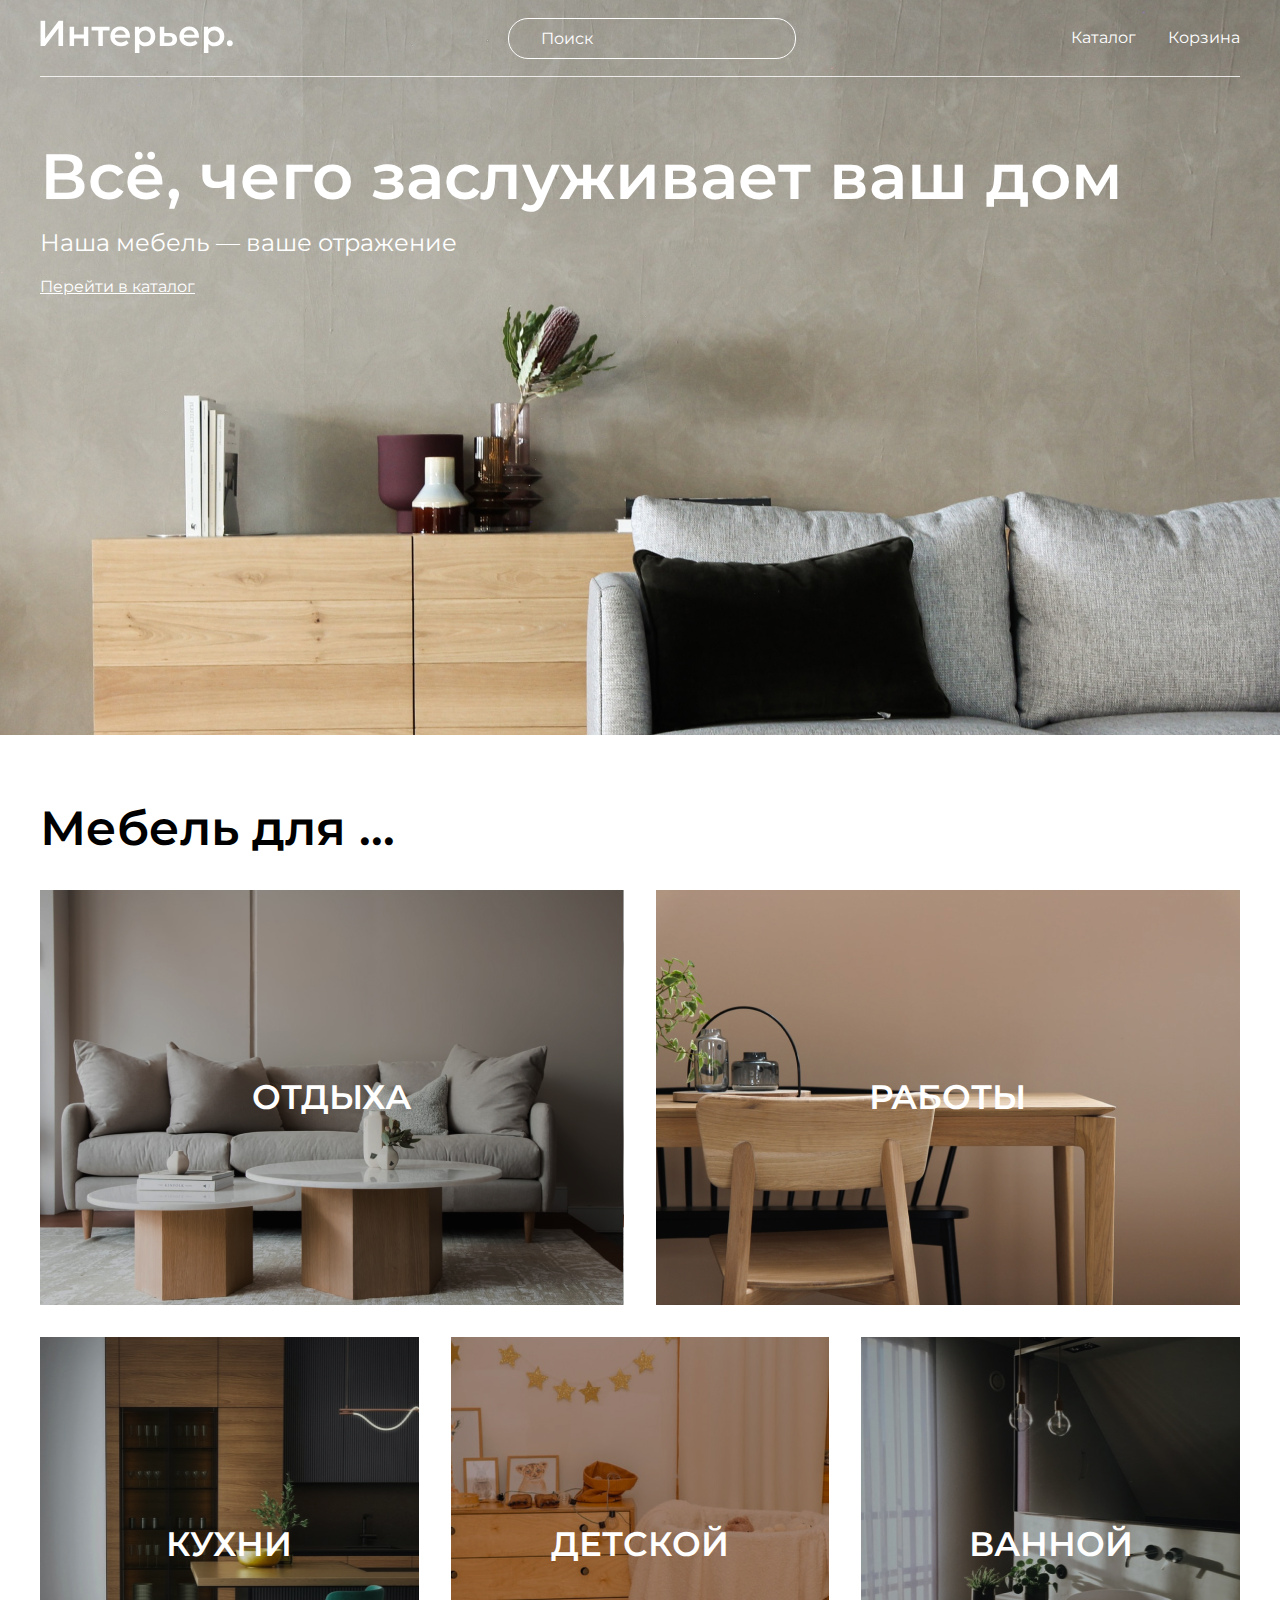
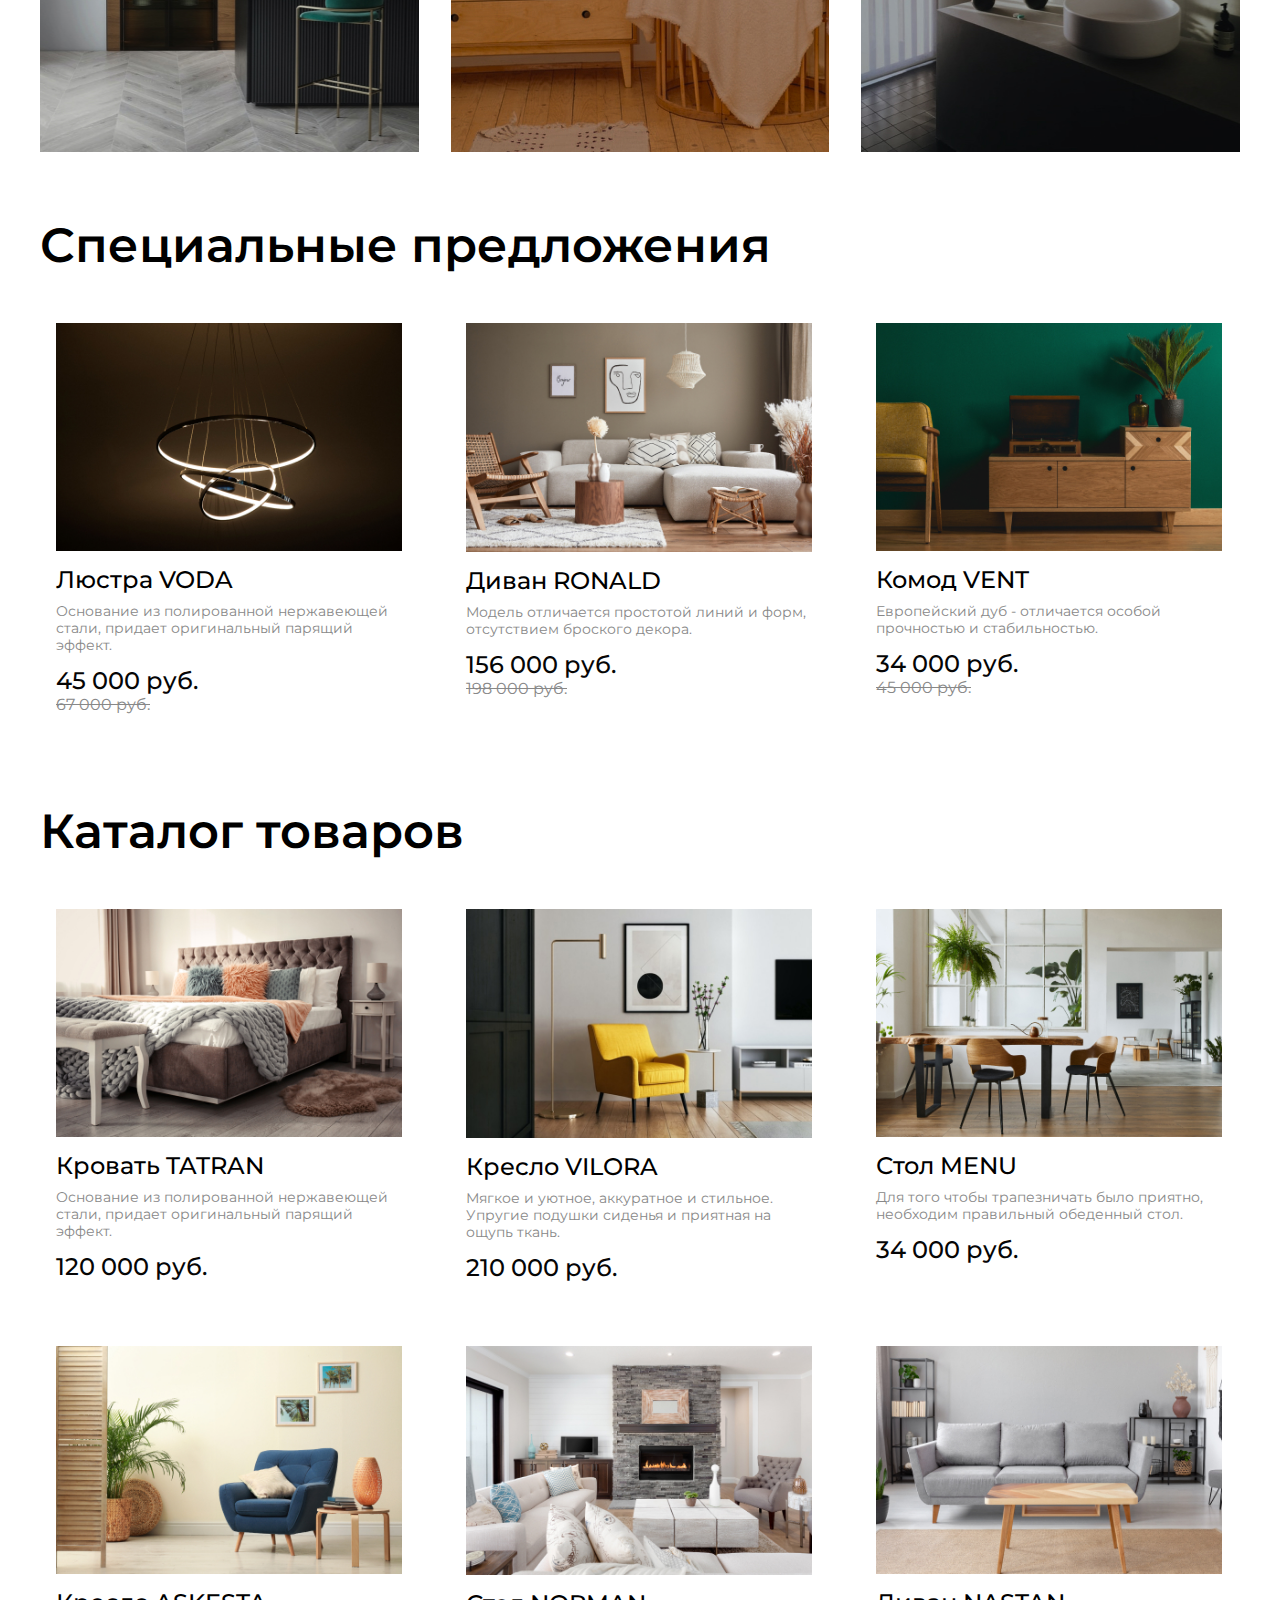
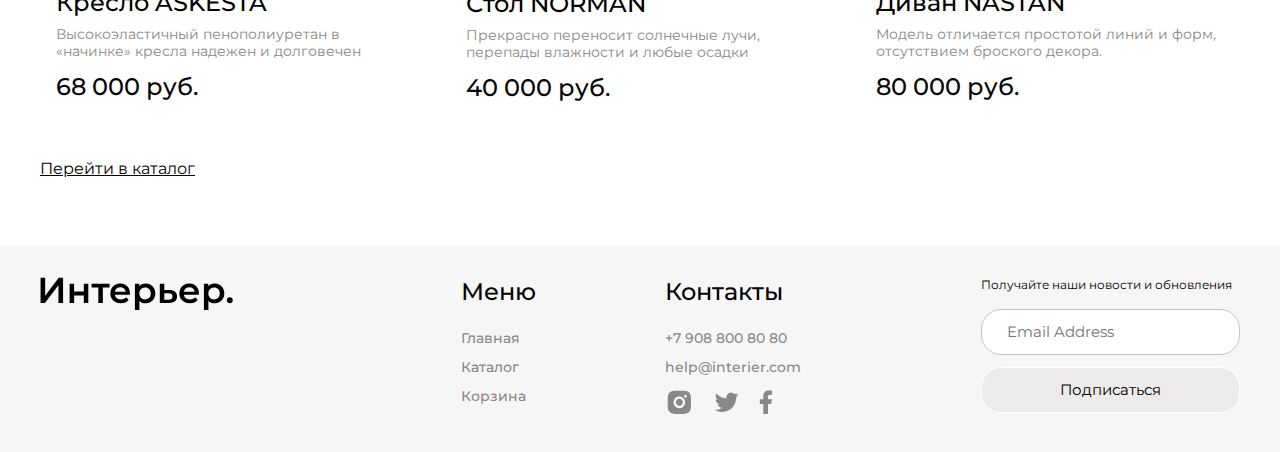
<file: index.html>
<!DOCTYPE html>
<html lang="ru">

<head>
  <meta charset="UTF-8">
  <meta http-equiv="X-UA-Compatible" content="IE=edge">
  <meta name="viewport" content="width=device-width, initial-scale=1.0">
  <link rel="preconnect" href="https://fonts.googleapis.com"> 
  <link rel="preconnect" href="https://fonts.gstatic.com" crossorigin> 
  <link href="https://fonts.googleapis.com/css2?family=Montserrat:wght@400;500;600&family=Poppins:wght@600&family=Roboto&display=swap" rel="stylesheet">
  <link rel="stylesheet" href="./style/style.css">
  <title>Стартовая страница</title>
</head>

<body>
  <div class="top center">
    <header class="header">
      <a class="logo" href="index.html"><img class="logo__img" src="./img/logo.svg" alt="Logo"></a>
      <form action="#">
        <input class="header__input" type="text" placeholder="Поиск" >
      </form>
      <nav class="menu">
        <a class="menu__link" href="catalog.html">Каталог</a>
        <a class="menu__link" href="cart.html">Корзина</a>
      </nav>
      <div class="menu__mob">
        <a href="#"><svg width="17" height="16" viewBox="0 0 17 16" fill="none" xmlns="http://www.w3.org/2000/svg">
          <path d="M14.5069 15.0085L14.5069 15.0085C14.5897 15.0914 14.6881 15.1571 14.7963 15.2019C14.9046 15.2468 15.0206 15.2698 15.1377 15.2698C15.2549 15.2698 15.3709 15.2468 15.4791 15.2019C15.5873 15.1571 15.6857 15.0914 15.7685 15.0085C15.8514 14.9257 15.9171 14.8274 15.9619 14.7191C16.0068 14.6109 16.0298 14.4949 16.0298 14.3777C16.0298 14.2606 16.0068 14.1446 15.9619 14.0363C15.9171 13.9281 15.8514 13.8298 15.7685 13.7469L15.7685 13.7469L12.4368 10.416C13.4021 9.13496 13.8547 7.53846 13.7038 5.93943C13.5501 4.31054 12.7816 2.80139 11.5547 1.719C10.3277 0.636623 8.73451 0.0623154 7.09916 0.11292C5.46381 0.163525 3.90917 0.835233 2.7515 1.99141C1.59282 3.14838 0.918906 4.70363 0.867092 6.34023C0.815278 7.97682 1.38946 9.57159 2.47264 10.7995C3.55581 12.0275 5.06645 12.7962 6.69672 12.9491C8.29727 13.0991 9.89485 12.6444 11.1757 11.6766L14.5069 15.0085ZM10.5895 3.25366C11.0271 3.68416 11.3751 4.19703 11.6135 4.76269C11.8518 5.32835 11.9758 5.93561 11.9783 6.54944C11.9808 7.16327 11.8618 7.77152 11.628 8.3391C11.3943 8.90669 11.0505 9.42238 10.6164 9.85642C10.1824 10.2905 9.66668 10.6343 9.09909 10.868C8.53151 11.1018 7.92326 11.2208 7.30943 11.2183C6.6956 11.2158 6.08834 11.0918 5.52268 10.8535C4.95702 10.6151 4.44415 10.2671 4.01365 9.82954C3.15334 8.9551 2.67341 7.77613 2.6784 6.54944C2.6834 5.32275 3.17291 4.14773 4.04032 3.28033C4.90772 2.41292 6.08274 1.92341 7.30943 1.91841C8.53612 1.91342 9.71508 2.39335 10.5895 3.25366Z" fill="white" stroke="white" stroke-width="0.2"/>
          </svg>
          </a>
        <a href="catalog.html"><svg width="20" height="21" viewBox="0 0 20 21" fill="none" xmlns="http://www.w3.org/2000/svg">
          <rect x="0.800537" y="0.900024" width="4.57143" height="4.57143" fill="white"/>
          <rect x="0.800537" y="8.21436" width="4.57143" height="4.57143" fill="white"/>
          <rect x="0.800537" y="15.5286" width="4.57143" height="4.57143" fill="white"/>
          <rect x="8.11401" y="8.21436" width="4.57143" height="4.57143" fill="white"/>
          <rect x="8.11401" y="15.5286" width="4.57143" height="4.57143" fill="white"/>
          <rect x="8.11401" y="0.900024" width="4.57143" height="4.57143" fill="white"/>
          <rect x="15.4285" y="8.21436" width="4.57143" height="4.57143" fill="white"/>
          <rect x="15.4285" y="15.5286" width="4.57143" height="4.57143" fill="white"/>
          <rect x="15.4285" y="0.900024" width="4.57143" height="4.57143" fill="white"/>
          </svg>
          </a>
        <a href="cart.html"><svg width="19" height="17" viewBox="0 0 19 17" fill="none" xmlns="http://www.w3.org/2000/svg">
          <path d="M11.5834 16.8333C12.1359 16.8333 12.6658 16.6138 13.0565 16.2231C13.4473 15.8324 13.6667 15.3025 13.6667 14.75C13.6667 14.1974 13.4473 13.6675 13.0565 13.2768C12.6658 12.8861 12.1359 12.6666 11.5834 12.6666C11.0309 12.6666 10.501 12.8861 10.1103 13.2768C9.71957 13.6675 9.50008 14.1974 9.50008 14.75C9.50008 15.3025 9.71957 15.8324 10.1103 16.2231C10.501 16.6138 11.0309 16.8333 11.5834 16.8333ZM4.29174 16.8333C4.84428 16.8333 5.37418 16.6138 5.76488 16.2231C6.15558 15.8324 6.37508 15.3025 6.37508 14.75C6.37508 14.1974 6.15558 13.6675 5.76488 13.2768C5.37418 12.8861 4.84428 12.6666 4.29174 12.6666C3.73921 12.6666 3.20931 12.8861 2.81861 13.2768C2.4279 13.6675 2.20841 14.1974 2.20841 14.75C2.20841 15.3025 2.4279 15.8324 2.81861 16.2231C3.20931 16.6138 3.73921 16.8333 4.29174 16.8333ZM17.873 2.16975C18.133 2.16136 18.3796 2.05217 18.5606 1.86525C18.7416 1.67834 18.8428 1.42836 18.8428 1.16819C18.8428 0.908013 18.7416 0.658037 18.5606 0.471123C18.3796 0.28421 18.133 0.175013 17.873 0.166626H16.674C15.7345 0.166626 14.922 0.818709 14.7178 1.73538L13.4126 7.61246C13.2084 8.52912 12.3959 9.18121 11.4563 9.18121H3.63133L2.12924 3.17079H11.8636C12.1212 3.15904 12.3644 3.04844 12.5425 2.86199C12.7206 2.67555 12.82 2.42761 12.82 2.16975C12.82 1.91189 12.7206 1.66395 12.5425 1.47751C12.3644 1.29106 12.1212 1.18046 11.8636 1.16871H2.12924C1.82473 1.16862 1.5242 1.23796 1.25051 1.37145C0.976815 1.50495 0.737161 1.69909 0.549763 1.93911C0.362364 2.17913 0.232155 2.45872 0.169034 2.75662C0.105914 3.05452 0.111544 3.36289 0.185495 3.65829L1.68758 9.66662C1.79586 10.1002 2.046 10.485 2.39821 10.7601C2.75042 11.0351 3.18447 11.1844 3.63133 11.1843H11.4563C12.368 11.1845 13.2524 10.8736 13.9636 10.3032C14.6748 9.73275 15.1701 8.93681 15.3678 8.04683L16.674 2.16975H17.873Z" fill="white"/>
          </svg>
          </a>
      </div>
    </header>
    <section class="top__content">
      <h1 class="title">Всё, чего заслуживает ваш дом</h1>
      <p class="top__text">Наша мебель — ваше отражение</p>
      <a class="top__link" href="catalog.html">Перейти в каталог</a>
    </section>
  </div>
  <div class="for-box center">
    <h2 class="heading">Мебель для ...</h2>
    <div class="for">
      <div class="for__item for__item_1 for__item_big">ОТДЫХА</div>
      <div class="for__item for__item_2 for__item_big">РАБОТЫ</div>
      <div class="for__item for__item_3">КУХНИ</div>
      <div class="for__item for__item_4">ДЕТСКОЙ</div>
      <div class="for__item for__item_5">ВАННОЙ</div>
    </div>
  </div>
  <div class="product-box center">
    <h2 class="heading">Специальные предложения</h2>
    <div class="product-content">
      <div class="product"><img src="./img/voda.jpg" alt="VODA" class="product__img" >
        <a class="product__name" href="#">Люстра VODA</a>
        <p class="product__description">Основание из полированной нержавеющей стали, придает оригинальный парящий эффект.</p>
        <div class="product__box-price">
          <p class="product__price">45 000 руб.</p>
          <p class="product__price__sale">67 000 руб.</p>
        </div>
      </div>
      <div class="product"><img src="./img/ronald.jpg" alt="RONALD" class="product__img" >
        <a class="product__name" href="#">Диван RONALD</a>
        <p class="product__description">Модель отличается простотой линий и форм, отсутствием броского декора.</p>
        <div class="product__box-price">
          <p class="product__price">156 000 руб.</p>
          <p class="product__price__sale">198 000 руб.</p>
        </div>
      </div>
      <div class="product"><img src="./img/vent.jpg" alt="VENT" class="product__img" >
        <a class="product__name" href="#">Комод VENT</a>
        <p class="product__description">Европейский дуб - отличается особой прочностью и стабильностью.</p>
        <div class="product__box-price">
          <p class="product__price">34 000 руб.</p>
          <p class="product__price__sale">45 000 руб.</p>
        </div>
      </div>
    </div>
  </div>
  <div class="product-box center">
    <h2 class="heading heading__box">Каталог товаров</h2>
    <div class="center__content">
      <div class="product">
        <img src="./img/tatran.jpg" alt="TATRAN" class="product__img" >
        <a class="product__name" href="#">Кровать TATRAN</a>
        <p class="product__description">Основание из полированной нержавеющей стали, придает оригинальный парящий эффект.</p>
        <p class="product__price">120 000 руб.</p>
      </div>
      <div class="product">
        <img src="./img/vilora.jpg" alt="VILORA" class="product__img" >
        <a class="product__name" href="#">Кресло VILORA</a>
        <p class="product__description">Мягкое и уютное, аккуратное и стильное. Упругие подушки сиденья и приятная на ощупь ткань. </p>
        <p class="product__price">210 000 руб.</p>
      </div>
      <div class="product">
        <img src="./img/menu.jpg" alt="MENU" class="product__img" >
        <a class="product__name" href="#">Стол MENU</a>
        <p class="product__description">Для того чтобы трапезничать было приятно, необходим правильный обеденный стол.</p>
        <p class="product__price">34 000 руб.</p>
      </div>
      <div class="product">
        <img src="./img/askesta.jpg" alt="ASKESTA" class="product__img" >
        <a class="product__name" href="#">Кресло ASKESTA</a>
        <p class="product__description">Высокоэластичный пенополиуретан в «начинке» кресла надежен и долговечен</p>
        <p class="product__price">68 000 руб.</p>
      </div>
      <div class="product">
        <img src="./img/norman.jpg" alt="NORMAN" class="product__img" >
        <a class="product__name" href="#">Стол NORMAN</a>
        <p class="product__description">Прекрасно переносит солнечные лучи, перепады влажности и любые осадки</p>
        <p class="product__price">40 000 руб.</p>
      </div>
      <div class="product">
        <img src="./img/nastan.jpg" alt="NASTAN" class="product__img" >
        <a class="product__name" href="#">Диван NASTAN</a>
        <p class="product__description">Модель отличается простотой линий и форм, отсутствием броского декора. </p>
        <p class="product__price">80 000 руб.</p>
      </div>
    </div>
    <div class="link-box">
      <a class="box__link center" href="catalog.html">Перейти в каталог</a>
    </div>
  </div>
  <footer class="footer center">
    <div class="footer__content">
      <div class="footer__logo">
        <a href="index.html"><img src="./img/logo__black.svg" alt="Logo"></a>
      </div>
      <div class="footer__form">
        <div class="footer__info">
          <div class="nav__footer__item">
            <h4 class="footer__heading">Меню</h4>
            <a class="footer__link" href="index.html">Главная</a>
            <a class="footer__link" href="catalog.html">Каталог</a>
            <a class="footer__link" href="cart.html">Корзина</a>
          </div>
          <div class="footer__item">
            <h4 class="footer__heading">Контакты</h4>
            <a class="footer__link" href="#">+7 908 800 80 80</a>
            <a class="footer__link" href="#">help@interier.com</a>
            <div class="footer__icons">
              <a href="#"><img src="./img/inst.svg" alt="Instagram"></a>
              <a href="#"><img src="./img/twitter.svg" alt="Twitter"></a>
              <a href="#"><img src="./img/facebook.svg" alt="Facebook"></a>
            </div>
          </div>
        </div>
        <form class="form" action="#">
          <p class="form__text">Получайте наши новости и обновления</p>
          <input class="form__email" type="email" placeholder="Email Address" >
          <button class="form__button" type="submit">Подписаться</button>
        </form>
      </div>
    </div>
  </footer>
</body>

</html>
</file>
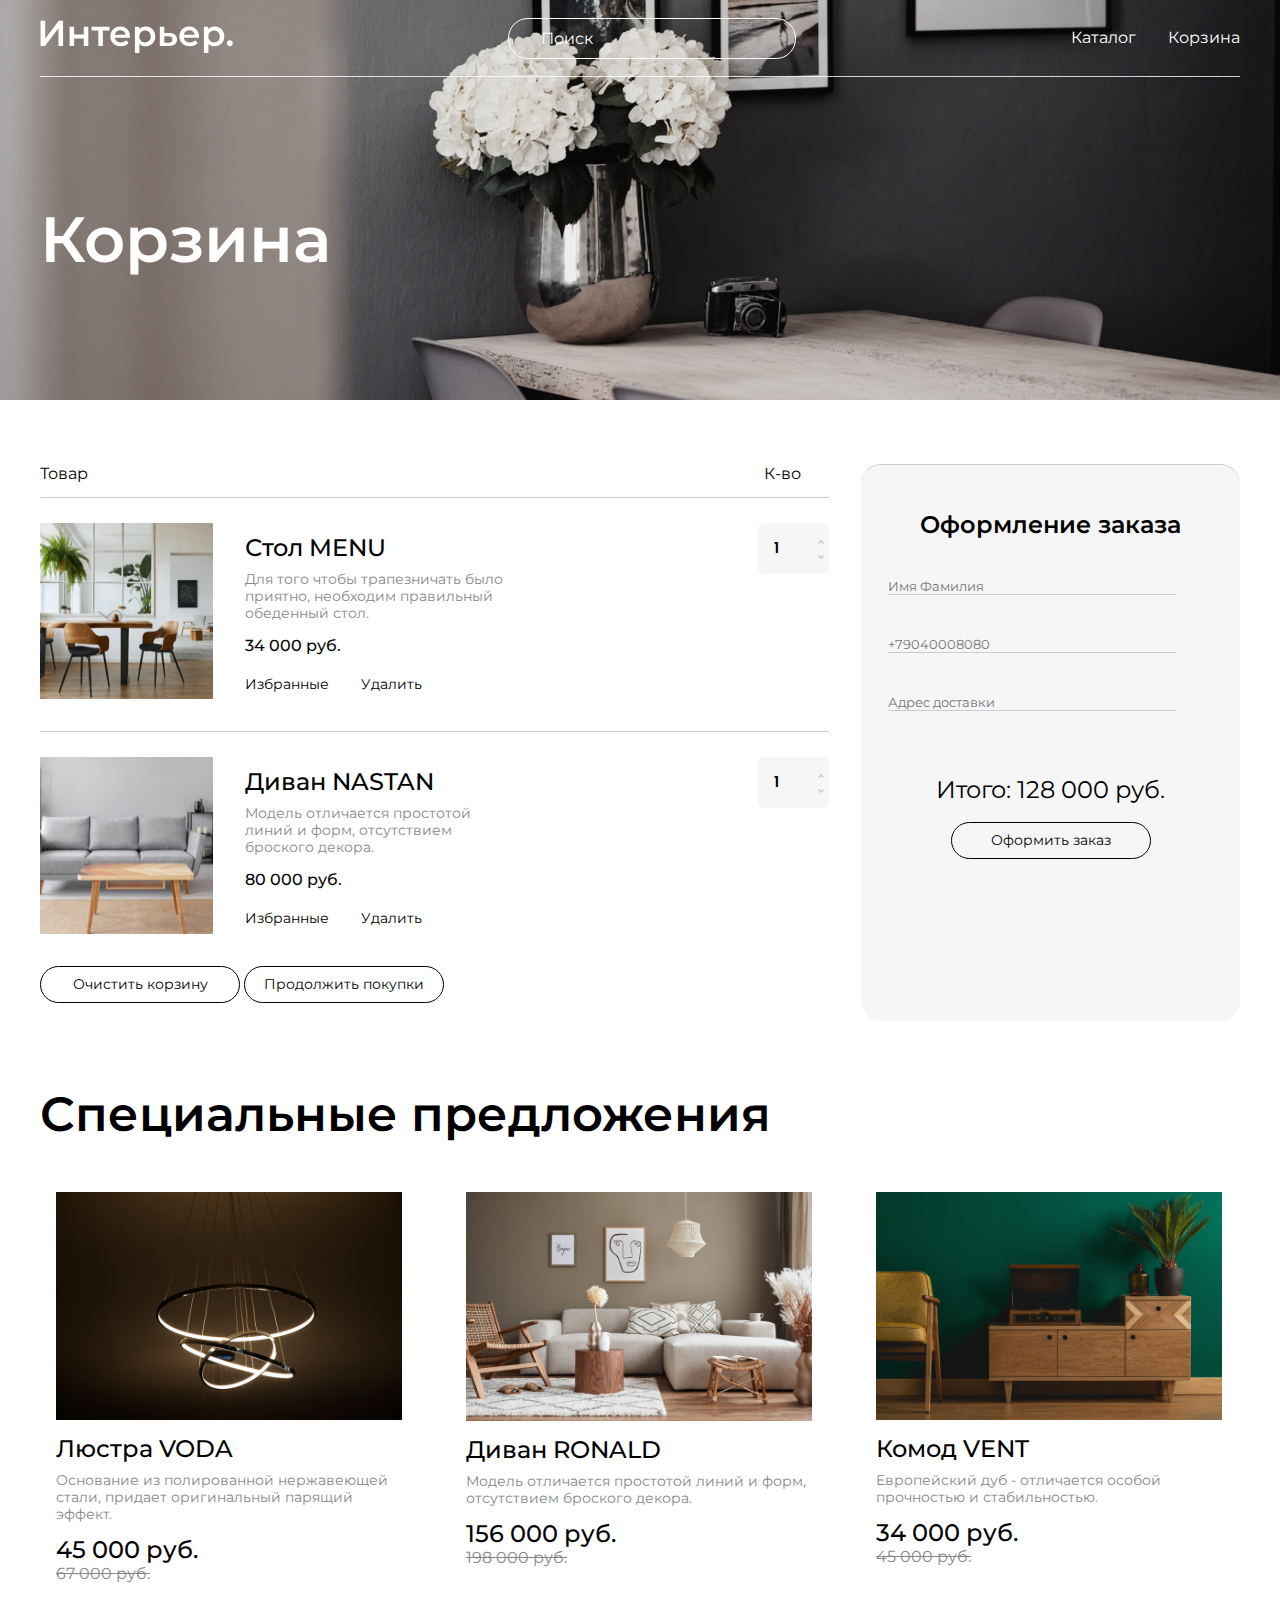
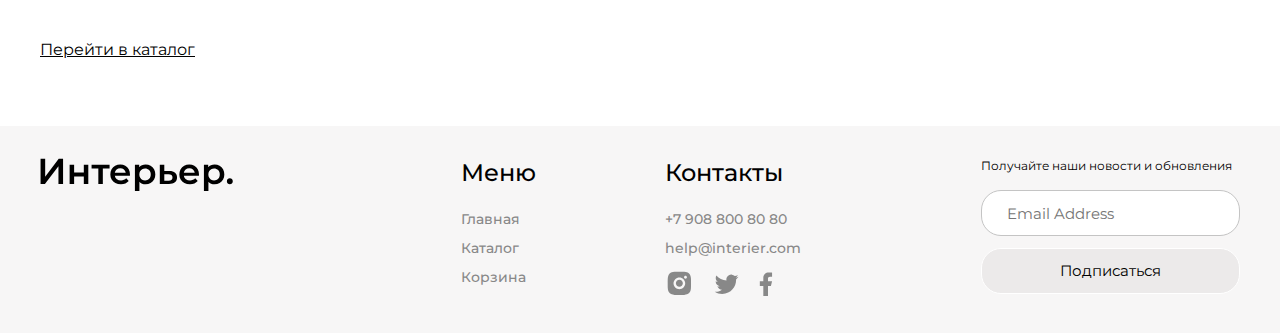
<file: cart.html>
<!DOCTYPE html>
<html lang="ru">

<head>
  <meta charset="UTF-8">
  <meta http-equiv="X-UA-Compatible" content="IE=edge">
  <meta name="viewport" content="width=device-width, initial-scale=1.0">
  <link rel="preconnect" href="https://fonts.googleapis.com"> 
  <link rel="preconnect" href="https://fonts.gstatic.com" crossorigin> 
  <link href="https://fonts.googleapis.com/css2?family=Montserrat:wght@400;500;600&family=Poppins:wght@600&family=Roboto&display=swap" rel="stylesheet">
  <link rel="stylesheet" href="./style/style.css">
  <title>Корзина</title>
</head>

<body>
  <div class="top-cart center">
    <header class="header">
      <a class="logo" href="index.html"><img class="logo__img" src="./img/logo.svg" alt="Logo"></a>
      <form action="#">
        <input class="header__input" type="text" placeholder="Поиск" >
      </form>
      <nav class="menu">
        <a class="menu__link" href="catalog.html">Каталог</a>
        <a class="menu__link" href="#">Корзина</a>
      </nav>
      <div class="menu__mob">
        <a href="#"><svg width="17" height="16" viewBox="0 0 17 16" fill="none" xmlns="http://www.w3.org/2000/svg">
          <path d="M14.5069 15.0085L14.5069 15.0085C14.5897 15.0914 14.6881 15.1571 14.7963 15.2019C14.9046 15.2468 15.0206 15.2698 15.1377 15.2698C15.2549 15.2698 15.3709 15.2468 15.4791 15.2019C15.5873 15.1571 15.6857 15.0914 15.7685 15.0085C15.8514 14.9257 15.9171 14.8274 15.9619 14.7191C16.0068 14.6109 16.0298 14.4949 16.0298 14.3777C16.0298 14.2606 16.0068 14.1446 15.9619 14.0363C15.9171 13.9281 15.8514 13.8298 15.7685 13.7469L15.7685 13.7469L12.4368 10.416C13.4021 9.13496 13.8547 7.53846 13.7038 5.93943C13.5501 4.31054 12.7816 2.80139 11.5547 1.719C10.3277 0.636623 8.73451 0.0623154 7.09916 0.11292C5.46381 0.163525 3.90917 0.835233 2.7515 1.99141C1.59282 3.14838 0.918906 4.70363 0.867092 6.34023C0.815278 7.97682 1.38946 9.57159 2.47264 10.7995C3.55581 12.0275 5.06645 12.7962 6.69672 12.9491C8.29727 13.0991 9.89485 12.6444 11.1757 11.6766L14.5069 15.0085ZM10.5895 3.25366C11.0271 3.68416 11.3751 4.19703 11.6135 4.76269C11.8518 5.32835 11.9758 5.93561 11.9783 6.54944C11.9808 7.16327 11.8618 7.77152 11.628 8.3391C11.3943 8.90669 11.0505 9.42238 10.6164 9.85642C10.1824 10.2905 9.66668 10.6343 9.09909 10.868C8.53151 11.1018 7.92326 11.2208 7.30943 11.2183C6.6956 11.2158 6.08834 11.0918 5.52268 10.8535C4.95702 10.6151 4.44415 10.2671 4.01365 9.82954C3.15334 8.9551 2.67341 7.77613 2.6784 6.54944C2.6834 5.32275 3.17291 4.14773 4.04032 3.28033C4.90772 2.41292 6.08274 1.92341 7.30943 1.91841C8.53612 1.91342 9.71508 2.39335 10.5895 3.25366Z" fill="white" stroke="white" stroke-width="0.2"/>
          </svg>
          </a>
        <a href="catalog.html"><svg width="20" height="21" viewBox="0 0 20 21" fill="none" xmlns="http://www.w3.org/2000/svg">
          <rect x="0.800537" y="0.900024" width="4.57143" height="4.57143" fill="white"/>
          <rect x="0.800537" y="8.21436" width="4.57143" height="4.57143" fill="white"/>
          <rect x="0.800537" y="15.5286" width="4.57143" height="4.57143" fill="white"/>
          <rect x="8.11401" y="8.21436" width="4.57143" height="4.57143" fill="white"/>
          <rect x="8.11401" y="15.5286" width="4.57143" height="4.57143" fill="white"/>
          <rect x="8.11401" y="0.900024" width="4.57143" height="4.57143" fill="white"/>
          <rect x="15.4285" y="8.21436" width="4.57143" height="4.57143" fill="white"/>
          <rect x="15.4285" y="15.5286" width="4.57143" height="4.57143" fill="white"/>
          <rect x="15.4285" y="0.900024" width="4.57143" height="4.57143" fill="white"/>
          </svg>
          </a>
        <a href="cart.html"><svg width="19" height="17" viewBox="0 0 19 17" fill="none" xmlns="http://www.w3.org/2000/svg">
          <path d="M11.5834 16.8333C12.1359 16.8333 12.6658 16.6138 13.0565 16.2231C13.4473 15.8324 13.6667 15.3025 13.6667 14.75C13.6667 14.1974 13.4473 13.6675 13.0565 13.2768C12.6658 12.8861 12.1359 12.6666 11.5834 12.6666C11.0309 12.6666 10.501 12.8861 10.1103 13.2768C9.71957 13.6675 9.50008 14.1974 9.50008 14.75C9.50008 15.3025 9.71957 15.8324 10.1103 16.2231C10.501 16.6138 11.0309 16.8333 11.5834 16.8333ZM4.29174 16.8333C4.84428 16.8333 5.37418 16.6138 5.76488 16.2231C6.15558 15.8324 6.37508 15.3025 6.37508 14.75C6.37508 14.1974 6.15558 13.6675 5.76488 13.2768C5.37418 12.8861 4.84428 12.6666 4.29174 12.6666C3.73921 12.6666 3.20931 12.8861 2.81861 13.2768C2.4279 13.6675 2.20841 14.1974 2.20841 14.75C2.20841 15.3025 2.4279 15.8324 2.81861 16.2231C3.20931 16.6138 3.73921 16.8333 4.29174 16.8333ZM17.873 2.16975C18.133 2.16136 18.3796 2.05217 18.5606 1.86525C18.7416 1.67834 18.8428 1.42836 18.8428 1.16819C18.8428 0.908013 18.7416 0.658037 18.5606 0.471123C18.3796 0.28421 18.133 0.175013 17.873 0.166626H16.674C15.7345 0.166626 14.922 0.818709 14.7178 1.73538L13.4126 7.61246C13.2084 8.52912 12.3959 9.18121 11.4563 9.18121H3.63133L2.12924 3.17079H11.8636C12.1212 3.15904 12.3644 3.04844 12.5425 2.86199C12.7206 2.67555 12.82 2.42761 12.82 2.16975C12.82 1.91189 12.7206 1.66395 12.5425 1.47751C12.3644 1.29106 12.1212 1.18046 11.8636 1.16871H2.12924C1.82473 1.16862 1.5242 1.23796 1.25051 1.37145C0.976815 1.50495 0.737161 1.69909 0.549763 1.93911C0.362364 2.17913 0.232155 2.45872 0.169034 2.75662C0.105914 3.05452 0.111544 3.36289 0.185495 3.65829L1.68758 9.66662C1.79586 10.1002 2.046 10.485 2.39821 10.7601C2.75042 11.0351 3.18447 11.1844 3.63133 11.1843H11.4563C12.368 11.1845 13.2524 10.8736 13.9636 10.3032C14.6748 9.73275 15.1701 8.93681 15.3678 8.04683L16.674 2.16975H17.873Z" fill="white"/>
          </svg>
          </a>
      </div>
    </header>
    <h1 class="heading-big">Корзина</h1>
  </div>
  <div class="cart center">
    <div class="cart__content">
      <div class="cart__name-box">
        <p>Товар</p>
        <p>К-во</p>
      </div>
      <div class="cart__item">
        <div class="cart__left">
          <img class="cart__img" src="./img/cart-1.jpg" alt="cart image">
          <div class="cart__info">
            <div class="cart__name__box">
              <a class="product__name cart__name" href="#">Стол MENU</a>
              <p class="product__description">Для того чтобы трапезничать было приятно, необходим правильный обеденный стол.</p>
            </div>
            <p class="cart__price">34 000 руб.</p>
            <div class="cart__link-box">
              <a class="cart__link" href="#">Избранные</a>
              <a class="cart__link" href="#">Удалить</a>
            </div>
          </div>
        </div>
        <div class="cart__input-box">
          <input class="cart__input-button" type="number" value="1" min="1">
        </div>
      </div>
      <div class="cart__item">
        <div class="cart__left">
          <img class="cart__img" src="./img/cart-2.jpg" alt="cart image">
          <div class="cart__info">
            <div class="cart__name__box">
              <a class="product__name cart__name" href="#">Диван NASTAN</a>
              <p class="product__description">Модель отличается простотой линий и форм, отсутствием броского декора. </p>
            </div>
            <p class="cart__price">80 000 руб.</p>
            <div class="cart__link-box">
              <a class="cart__link" href="#">Избранные</a>
              <a class="cart__link" href="#">Удалить</a>
            </div>
          </div>
        </div>
        <div class="cart__input-box">
          <input class="cart__input-button" type="number" value="1" min="1">
        </div>
      </div>
      <div class="cart__button-box">
        <form class="cart__form__button" action="#">
          <button class="cart__delete"  type="submit">Очистить корзину</button>
          <button class="cart__continue"  type="submit">Продолжить покупки</button>
        </form>
      </div>
    </div>
    <form class="cart__form__info" action="#">
        <h3 class="cart__form__header">Оформление заказа</h3>
      <div class="cart__form__info__items"> 
        <input class="cart__form__item" placeholder="Имя Фамилия" type="text" name="Имя Фамилия">
        <input class="cart__form__item" placeholder="+79040008080" type="tel" name="Телефон">
        <input class="cart__form__item" placeholder="Адрес доставки" type="text" name="Адрес доставки">
      </div>
      <p class="cart__price__end">Итого: 128 000 руб.</p>
      <button class="cart__delete cart__buy"  type="submit">Оформить заказ</button>
    </form>
  </div>
  <div class="product-box center">
    <h2 class="heading">Специальные предложения</h2>
    <div class="product-content">
      <div class="product"><img src="./img/voda.jpg" alt="VODA" class="product__img" >
        <a class="product__name" href="#">Люстра VODA</a>
        <p class="product__description">Основание из полированной нержавеющей стали, придает оригинальный парящий эффект.</p>
        <div class="product__box-price">
          <p class="product__price">45 000 руб.</p>
          <p class="product__price__sale">67 000 руб.</p>
        </div>
      </div>
      <div class="product"><img src="./img/ronald.jpg" alt="RONALD" class="product__img" >
        <a class="product__name" href="#">Диван RONALD</a>
        <p class="product__description">Модель отличается простотой линий и форм, отсутствием броского декора.</p>
        <div class="product__box-price">
          <p class="product__price">156 000 руб.</p>
          <p class="product__price__sale">198 000 руб.</p>
        </div>
      </div>
      <div class="product"><img src="./img/vent.jpg" alt="VENT" class="product__img" >
        <a class="product__name" href="#">Комод VENT</a>
        <p class="product__description">Европейский дуб - отличается особой прочностью и стабильностью.</p>
        <div class="product__box-price">
          <p class="product__price">34 000 руб.</p>
          <p class="product__price__sale">45 000 руб.</p>
        </div>
      </div>
    </div>
    <div class="link-box">
      <a class="box__link" href="catalog.html">Перейти в каталог</a>
    </div>
  </div>
  <footer class="footer center">
    <div class="footer__content">
      <div class="footer__logo">
        <a href="index.html"><img src="./img/logo__black.svg" alt="Logo"></a>
      </div>
      <div class="footer__form">
        <div class="footer__info">
          <div class="nav__footer__item">
            <h4 class="footer__heading">Меню</h4>
            <a class="footer__link" href="index.html">Главная</a>
            <a class="footer__link" href="catalog.html">Каталог</a>
            <a class="footer__link" href="#">Корзина</a>
          </div>
          <div class="footer__item">
            <h4 class="footer__heading">Контакты</h4>
            <a class="footer__link" href="#">+7 908 800 80 80</a>
            <a class="footer__link" href="#">help@interier.com</a>
            <div class="footer__icons">
              <a href="#"><img src="./img/inst.svg" alt="Instagram"></a>
              <a href="#"><img src="./img/twitter.svg" alt="Twitter"></a>
              <a href="#"><img src="img/facebook.svg" alt="Facebook"></a>
            </div>
          </div>
        </div>
        <form class="form" action="#">
          <p class="form__text">Получайте наши новости и обновления</p>
          <input class="form__email" type="email" placeholder="Email Address" >
          <button class="form__button" type="submit">Подписаться</button>
        </form>
      </div>
    </div>
  </footer>
</body>

</html>
</file>
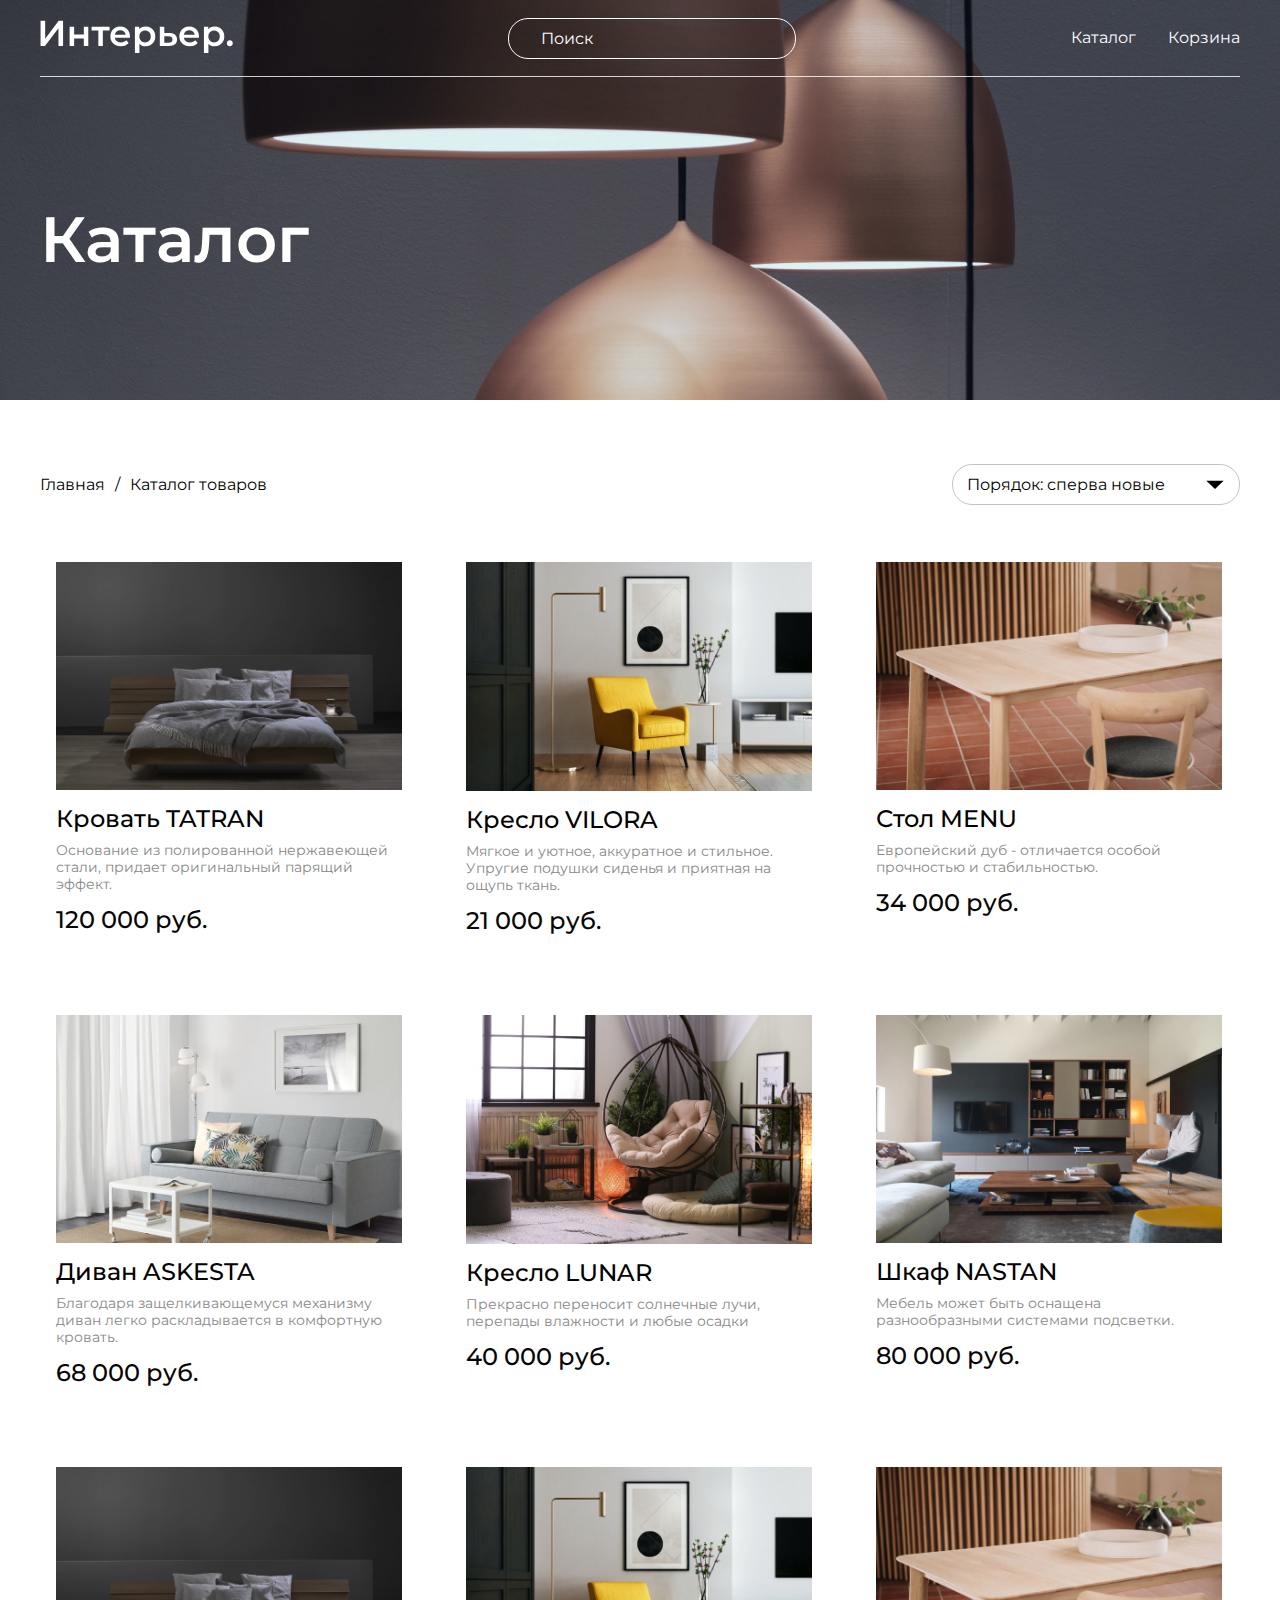
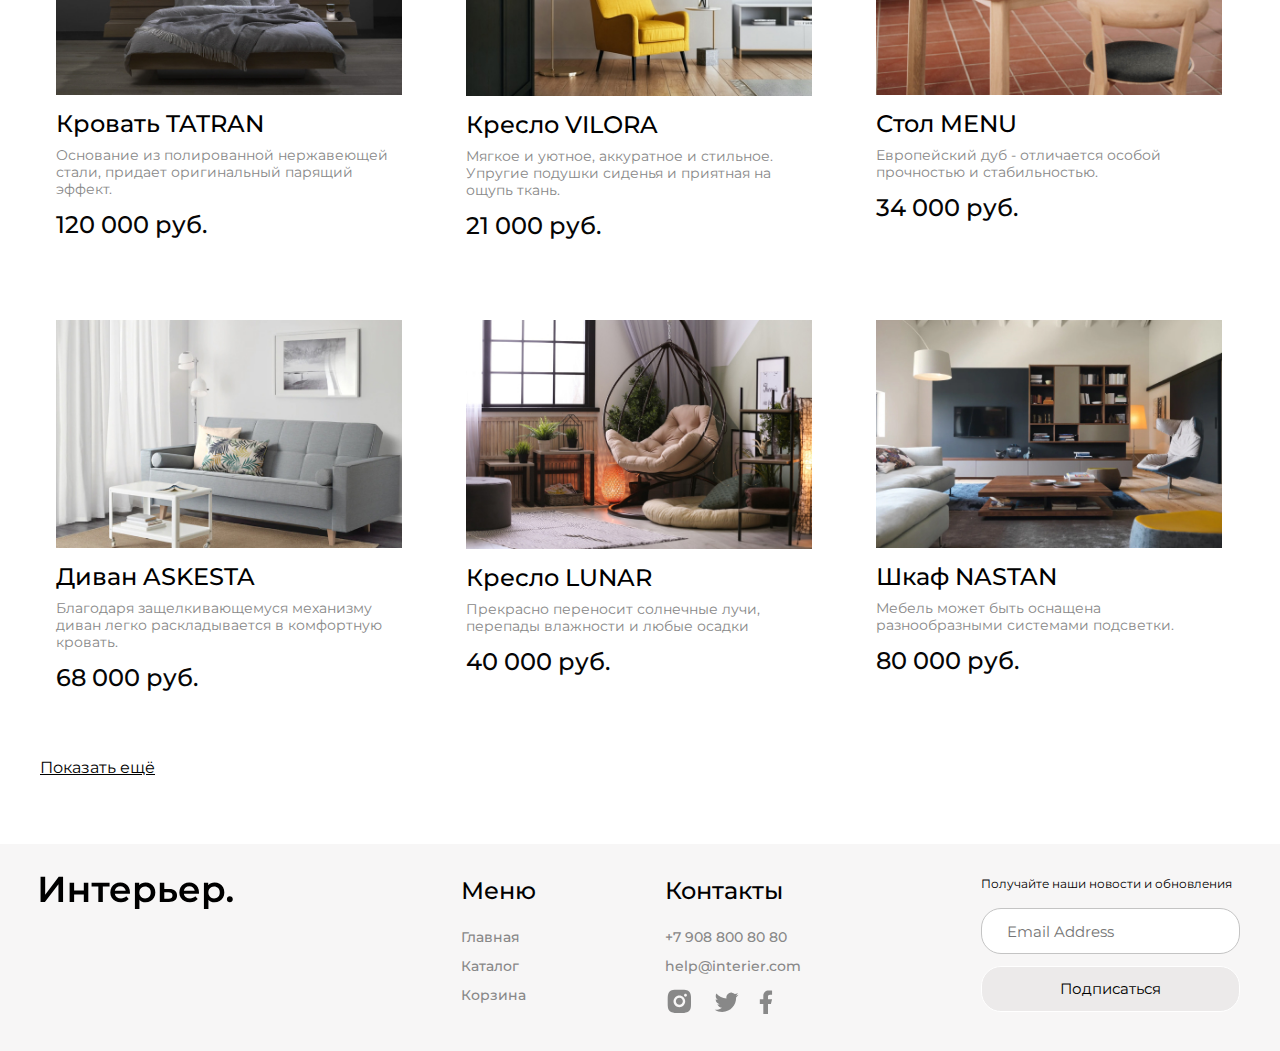
<file: catalog.html>
<!DOCTYPE html>
<html lang="en">

<head>
  <meta charset="UTF-8">
  <meta http-equiv="X-UA-Compatible" content="IE=edge">
  <meta name="viewport" content="width=device-width, initial-scale=1.0">
  <link rel="preconnect" href="https://fonts.googleapis.com"> 
  <link rel="preconnect" href="https://fonts.gstatic.com" crossorigin> 
  <link href="https://fonts.googleapis.com/css2?family=Montserrat:wght@400;500;600&family=Poppins:wght@600&family=Roboto&display=swap" rel="stylesheet">
  <link rel="stylesheet" href="./style/style.css">
  <title>Каталог</title>
</head>

<body>
  <div class="top__catalog center">
    <header class="header">
      <a class="logo" href="index.html"><img class="logo__img" src="./img/logo.svg" alt="Logo"></a>
      <form action="#">
        <input class="header__input" type="text" placeholder="Поиск" >
      </form>
      <nav class="menu">
        <a class="menu__link" href="catalog.html">Каталог</a>
        <a class="menu__link" href="cart.html">Корзина</a>
      </nav>
      <div class="menu__mob">
        <a href="#"><svg width="17" height="16" viewBox="0 0 17 16" fill="none" xmlns="http://www.w3.org/2000/svg">
          <path d="M14.5069 15.0085L14.5069 15.0085C14.5897 15.0914 14.6881 15.1571 14.7963 15.2019C14.9046 15.2468 15.0206 15.2698 15.1377 15.2698C15.2549 15.2698 15.3709 15.2468 15.4791 15.2019C15.5873 15.1571 15.6857 15.0914 15.7685 15.0085C15.8514 14.9257 15.9171 14.8274 15.9619 14.7191C16.0068 14.6109 16.0298 14.4949 16.0298 14.3777C16.0298 14.2606 16.0068 14.1446 15.9619 14.0363C15.9171 13.9281 15.8514 13.8298 15.7685 13.7469L15.7685 13.7469L12.4368 10.416C13.4021 9.13496 13.8547 7.53846 13.7038 5.93943C13.5501 4.31054 12.7816 2.80139 11.5547 1.719C10.3277 0.636623 8.73451 0.0623154 7.09916 0.11292C5.46381 0.163525 3.90917 0.835233 2.7515 1.99141C1.59282 3.14838 0.918906 4.70363 0.867092 6.34023C0.815278 7.97682 1.38946 9.57159 2.47264 10.7995C3.55581 12.0275 5.06645 12.7962 6.69672 12.9491C8.29727 13.0991 9.89485 12.6444 11.1757 11.6766L14.5069 15.0085ZM10.5895 3.25366C11.0271 3.68416 11.3751 4.19703 11.6135 4.76269C11.8518 5.32835 11.9758 5.93561 11.9783 6.54944C11.9808 7.16327 11.8618 7.77152 11.628 8.3391C11.3943 8.90669 11.0505 9.42238 10.6164 9.85642C10.1824 10.2905 9.66668 10.6343 9.09909 10.868C8.53151 11.1018 7.92326 11.2208 7.30943 11.2183C6.6956 11.2158 6.08834 11.0918 5.52268 10.8535C4.95702 10.6151 4.44415 10.2671 4.01365 9.82954C3.15334 8.9551 2.67341 7.77613 2.6784 6.54944C2.6834 5.32275 3.17291 4.14773 4.04032 3.28033C4.90772 2.41292 6.08274 1.92341 7.30943 1.91841C8.53612 1.91342 9.71508 2.39335 10.5895 3.25366Z" fill="white" stroke="white" stroke-width="0.2"/>
          </svg>
          </a>
        <a href="catalog.html"><svg width="20" height="21" viewBox="0 0 20 21" fill="none" xmlns="http://www.w3.org/2000/svg">
          <rect x="0.800537" y="0.900024" width="4.57143" height="4.57143" fill="white"/>
          <rect x="0.800537" y="8.21436" width="4.57143" height="4.57143" fill="white"/>
          <rect x="0.800537" y="15.5286" width="4.57143" height="4.57143" fill="white"/>
          <rect x="8.11401" y="8.21436" width="4.57143" height="4.57143" fill="white"/>
          <rect x="8.11401" y="15.5286" width="4.57143" height="4.57143" fill="white"/>
          <rect x="8.11401" y="0.900024" width="4.57143" height="4.57143" fill="white"/>
          <rect x="15.4285" y="8.21436" width="4.57143" height="4.57143" fill="white"/>
          <rect x="15.4285" y="15.5286" width="4.57143" height="4.57143" fill="white"/>
          <rect x="15.4285" y="0.900024" width="4.57143" height="4.57143" fill="white"/>
          </svg>
          </a>
        <a href="cart.html"><svg width="19" height="17" viewBox="0 0 19 17" fill="none" xmlns="http://www.w3.org/2000/svg">
          <path d="M11.5834 16.8333C12.1359 16.8333 12.6658 16.6138 13.0565 16.2231C13.4473 15.8324 13.6667 15.3025 13.6667 14.75C13.6667 14.1974 13.4473 13.6675 13.0565 13.2768C12.6658 12.8861 12.1359 12.6666 11.5834 12.6666C11.0309 12.6666 10.501 12.8861 10.1103 13.2768C9.71957 13.6675 9.50008 14.1974 9.50008 14.75C9.50008 15.3025 9.71957 15.8324 10.1103 16.2231C10.501 16.6138 11.0309 16.8333 11.5834 16.8333ZM4.29174 16.8333C4.84428 16.8333 5.37418 16.6138 5.76488 16.2231C6.15558 15.8324 6.37508 15.3025 6.37508 14.75C6.37508 14.1974 6.15558 13.6675 5.76488 13.2768C5.37418 12.8861 4.84428 12.6666 4.29174 12.6666C3.73921 12.6666 3.20931 12.8861 2.81861 13.2768C2.4279 13.6675 2.20841 14.1974 2.20841 14.75C2.20841 15.3025 2.4279 15.8324 2.81861 16.2231C3.20931 16.6138 3.73921 16.8333 4.29174 16.8333ZM17.873 2.16975C18.133 2.16136 18.3796 2.05217 18.5606 1.86525C18.7416 1.67834 18.8428 1.42836 18.8428 1.16819C18.8428 0.908013 18.7416 0.658037 18.5606 0.471123C18.3796 0.28421 18.133 0.175013 17.873 0.166626H16.674C15.7345 0.166626 14.922 0.818709 14.7178 1.73538L13.4126 7.61246C13.2084 8.52912 12.3959 9.18121 11.4563 9.18121H3.63133L2.12924 3.17079H11.8636C12.1212 3.15904 12.3644 3.04844 12.5425 2.86199C12.7206 2.67555 12.82 2.42761 12.82 2.16975C12.82 1.91189 12.7206 1.66395 12.5425 1.47751C12.3644 1.29106 12.1212 1.18046 11.8636 1.16871H2.12924C1.82473 1.16862 1.5242 1.23796 1.25051 1.37145C0.976815 1.50495 0.737161 1.69909 0.549763 1.93911C0.362364 2.17913 0.232155 2.45872 0.169034 2.75662C0.105914 3.05452 0.111544 3.36289 0.185495 3.65829L1.68758 9.66662C1.79586 10.1002 2.046 10.485 2.39821 10.7601C2.75042 11.0351 3.18447 11.1844 3.63133 11.1843H11.4563C12.368 11.1845 13.2524 10.8736 13.9636 10.3032C14.6748 9.73275 15.1701 8.93681 15.3678 8.04683L16.674 2.16975H17.873Z" fill="white"/>
          </svg>
          </a>
      </div>
    </header>
    <h1 class="title__catalog">Каталог</h1>
  </div>
  <div class="catalog__header center">
    <div class="product__catalog">
      <a class="link__catalog" href="index.html">Главная</a>
      <p class="link__catalog">/</p>
      <a class="link__catalog" href="catalog.html">Каталог товаров</a>
    </div>
      <select class="catalog__select">
        <option value="1">Порядок: сперва новые</option>
        <option value="2">Порядок: сперва дорогие</option>
        <option value="3">Порядок: сперва дешевые</option>
      </select>
  </div>
  <div class="catalog__content center">
    <div class="product">
      <img src="./img/catalog__tatran.jpg" alt="TATRAN" class="product__img" >
      <a class="product__name" href="#">Кровать TATRAN</a>
      <p class="product__description">Основание из полированной нержавеющей стали, придает оригинальный парящий эффект.</p>
      <p class="product__price">120 000 руб.</p>
    </div>
    <div class="product">
      <img src="./img/catalog__vilora.jpg" alt="VILORA" class="product__img" >
      <a class="product__name" href="#">Кресло VILORA</a>
      <p class="product__description">Мягкое и уютное, аккуратное и стильное. Упругие подушки сиденья и приятная на ощупь ткань. </p>
      <p class="product__price">21 000 руб.</p>
    </div>
    <div class="product">
      <img src="./img/catalog__menu.jpg" alt="MENU" class="product__img" >
      <a class="product__name" href="#">Стол MENU</a>
      <p class="product__description">Европейский дуб - отличается особой прочностью и стабильностью.</p>
      <p class="product__price">34 000 руб.</p>
    </div>
    <div class="product">
      <img src="./img/catalog__askesta.jpg" alt="ASKESTA" class="product__img" >
      <a class="product__name" href="#">Диван ASKESTA</a>
      <p class="product__description">Благодаря защелкивающемуся механизму диван легко раскладывается в комфортную кровать.</p>
      <p class="product__price">68 000 руб.</p>
    </div>
    <div class="product">
      <img src="./img/catalog__luna.jpg" alt="LUNAR" class="product__img" >
      <a class="product__name" href="#">Кресло LUNAR</a>
      <p class="product__description">Прекрасно переносит солнечные лучи, перепады влажности и любые осадки</p>
      <p class="product__price">40 000 руб.</p>
    </div>
    <div class="product">
      <img src="./img/catalog__nastan.jpg" alt="NASTAN" class="product__img" >
      <a class="product__name" href="#">Шкаф NASTAN</a>
      <p class="product__description">Мебель может быть оснащена разнообразными системами подсветки.</p>
      <p class="product__price">80 000 руб.</p>
    </div>
    <div class="product">
      <img src="./img/catalog__tatran.jpg" alt="TATRAN" class="product__img" >
      <a class="product__name" href="#">Кровать TATRAN</a>
      <p class="product__description">Основание из полированной нержавеющей стали, придает оригинальный парящий эффект.</p>
      <p class="product__price">120 000 руб.</p>
    </div>
    <div class="product">
      <img src="./img/catalog__vilora.jpg" alt="VILORA" class="product__img" >
      <a class="product__name" href="#">Кресло VILORA</a>
      <p class="product__description">Мягкое и уютное, аккуратное и стильное. Упругие подушки сиденья и приятная на ощупь ткань. </p>
      <p class="product__price">21 000 руб.</p>
    </div>
    <div class="product">
      <img src="./img/catalog__menu.jpg" alt="MENU" class="product__img" >
      <a class="product__name" href="#">Стол MENU</a>
      <p class="product__description">Европейский дуб - отличается особой прочностью и стабильностью.</p>
      <p class="product__price">34 000 руб.</p>
    </div>
    <div class="product">
      <img src="./img/catalog__askesta.jpg" alt="ASKESTA" class="product__img" >
      <a class="product__name" href="#">Диван ASKESTA</a>
      <p class="product__description">Благодаря защелкивающемуся механизму диван легко раскладывается в комфортную кровать.</p>
      <p class="product__price">68 000 руб.</p>
    </div>
    <div class="product">
      <img src="./img/catalog__luna.jpg" alt="LUNAR" class="product__img" >
      <a class="product__name" href="#">Кресло LUNAR</a>
      <p class="product__description">Прекрасно переносит солнечные лучи, перепады влажности и любые осадки</p>
      <p class="product__price">40 000 руб.</p>
    </div>
    <div class="product">
      <img src="./img/catalog__nastan.jpg" alt="NASTAN" class="product__img" >
      <a class="product__name" href="#">Шкаф NASTAN</a>
      <p class="product__description">Мебель может быть оснащена разнообразными системами подсветки.</p>
      <p class="product__price">80 000 руб.</p>
    </div>
    <div class="link__catalog-box">
      <a class="more__link" href="#">Показать ещё</a>
    </div>
  </div>
  <footer class="footer center">
    <div class="footer__content">
      <div class="footer__logo">
        <a href="index.html"><img src="./img/logo__black.svg" alt="Logo"></a>
      </div>
      <div class="footer__form">
        <div class="footer__info">
          <div class="nav__footer__item">
            <h4 class="footer__heading">Меню</h4>
            <a class="footer__link" href="index.html">Главная</a>
            <a class="footer__link" href="catalog.html">Каталог</a>
            <a class="footer__link" href="#">Корзина</a>
          </div>
          <div class="footer__item">
            <h4 class="footer__heading">Контакты</h4>
            <a class="footer__link" href="#">+7 908 800 80 80</a>
            <a class="footer__link" href="#">help@interier.com</a>
            <div class="footer__icons">
              <a href="#"><img src="./img/inst.svg" alt="Instagram"></a>
              <a href="#"><img src="./img/twitter.svg" alt="Twitter"></a>
              <a href="#"><img src="img/facebook.svg" alt="Facebook"></a>
            </div>
          </div>
        </div>
        <form class="form" action="#">
          <p class="form__text">Получайте наши новости и обновления</p>
          <input class="form__email" type="email" placeholder="Email Address" >
          <button class="form__button" type="submit">Подписаться</button>
        </form>
      </div>
    </div>
  </footer>
</body>

</html>
</file>
<file: style/style.css>
@-webkit-keyframes titleAnim {
  0% {
    opacity: 0;
    transform: translateX(-250px);
  }
  100% {
    opacity: 1;
    transform: translateX(0);
  }
}
@keyframes titleAnim {
  0% {
    opacity: 0;
    transform: translateX(-250px);
  }
  100% {
    opacity: 1;
    transform: translateX(0);
  }
}
@-webkit-keyframes itemAnim {
  0% {
    background-position: center top;
    background-size: 100%;
  }
  100% {
    background-position: center top;
    background-size: 120%;
  }
}
@keyframes itemAnim {
  0% {
    background-position: center top;
    background-size: 100%;
  }
  100% {
    background-position: center top;
    background-size: 120%;
  }
}
.header {
  height: 76px;
  display: flex;
  justify-content: space-between;
  align-items: center;
  flex-wrap: wrap;
  border-bottom: 0.5px solid rgba(255, 255, 255, 0.8);
}
.header__input {
  width: 288px;
  height: 41px;
  box-sizing: border-box;
  border: 1px solid #FFFFFF;
  border-radius: 20px;
  background-color: transparent;
  font-weight: 400;
  font-size: 16px;
  line-height: 20px;
  color: #FFFFFF;
  padding-left: 32px;
  padding-right: 32px;
}
.header__input::-moz-placeholder {
  color: #FFFFFF;
}
.header__input:-ms-input-placeholder {
  color: #FFFFFF;
}
.header__input::placeholder {
  color: #FFFFFF;
}

.logo {
  flex: none;
  order: 0;
  flex-grow: 0;
}

.menu {
  display: flex;
  gap: 32px;
}
.menu__link {
  text-decoration: none;
  font-size: 16px;
  line-height: 20px;
  font-weight: 400;
  color: #FFFFFF;
}
.menu__link:hover {
  text-decoration: underline;
  cursor: pointer;
}
.menu__mob {
  display: none;
}

.title {
  font-weight: 600;
  font-size: 64px;
  line-height: 70px;
  margin-top: 64px;
  margin-bottom: 16px;
  color: #FFFFFF;
  -webkit-animation: titleAnim 2s ease-in 0s 1 normal none;
          animation: titleAnim 2s ease-in 0s 1 normal none;
}

.heading {
  font-weight: 600;
  font-size: 48px;
  line-height: 59px;
  color: #000000;
  margin-bottom: 32px;
  margin-top: 64px;
}
.heading__box {
  margin-top: 72px;
}

.for {
  display: grid;
  gap: 32px;
  grid-template-columns: repeat(12, 1fr);
  margin-top: 32px;
  background-repeat: no-repeat;
  background-position: center;
  background-size: cover;
}
.for__item {
  height: 415px;
  grid-column: span 4;
  font-weight: 600;
  font-size: 34px;
  line-height: 41px;
  color: #FFFFFF;
  align-items: center;
  display: flex;
  justify-content: center;
}
.for__item:hover {
  -webkit-animation: itemAnim 2s ease 0s 1 normal forwards;
          animation: itemAnim 2s ease 0s 1 normal forwards;
}
.for__item_big {
  grid-column: span 6;
}
.for__item_1 {
  background-image: url(../img/relax.jpg);
}
.for__item_2 {
  background-image: url(../img/work.jpg);
}
.for__item_3 {
  background-image: url(../img/kitchen.jpg);
}
.for__item_4 {
  background-image: url(../img/baby.jpg);
}
.for__item_5 {
  background-image: url(../img/bathroom.jpg);
}

.product {
  width: 378px;
  transition: all 0.3s;
  padding: 16px;
  box-sizing: border-box;
}
.product:hover {
  transform: scale(1.05);
  box-shadow: 0 0 5px #ccc;
}
.product-content {
  margin-top: 32px;
  display: flex;
  gap: 32px;
  flex-wrap: wrap;
}
.product__img {
  width: 100%;
}
.product__name {
  font-style: normal;
  font-weight: 500;
  font-size: 24px;
  line-height: 29px;
  color: #000000;
  margin-top: 10px;
  margin-bottom: 9px;
  display: block;
}
.product__name:hover {
  -webkit-text-decoration-line: underline;
          text-decoration-line: underline;
}
.product__description {
  font-weight: 400;
  font-size: 14px;
  line-height: 17px;
  color: #888888;
}
.product__price {
  font-weight: 500;
  font-size: 24px;
  line-height: 29px;
  color: #050505;
  margin-top: 12px;
}
.product__price__sale {
  -webkit-text-decoration-line: line-through;
          text-decoration-line: line-through;
  color: #888888;
}

.product__heading {
  font-weight: 500;
  font-size: 24px;
  line-height: 29px;
  color: #000000;
  margin-bottom: 8px;
}

.product__text {
  font-size: 14px;
  line-height: 17px;
  color: #888888;
  margin-bottom: 12px;
}

.link-box {
  margin-top: 39px;
  margin-bottom: 64px;
}

.box__link {
  font-size: 16px;
  line-height: 24px;
  font-style: normal;
  font-weight: 400;
  -webkit-text-decoration-line: underline;
          text-decoration-line: underline;
  color: #000000;
  margin-top: 39px;
  margin-bottom: 64px;
}
.box__link:hover {
  color: #888888;
  -webkit-text-decoration-line: none;
          text-decoration-line: none;
  cursor: pointer;
}

.footer {
  background: #F7F6F6;
  display: flex;
  justify-content: flex-start;
  flex-wrap: wrap;
  flex-direction: column;
  padding-bottom: 31px;
}
.footer__logo {
  padding-top: 32px;
  justify-content: space-between;
  flex: none;
  order: 0;
  flex-grow: 0;
}
.footer__info {
  flex-direction: row;
  justify-content: space-between;
  gap: 129px;
  padding-top: 32px;
  display: flex;
}
.footer__heading {
  font-weight: 500;
  font-size: 24px;
  line-height: 29px;
  color: #000000;
  margin-bottom: 12px;
}
.footer__content {
  display: flex;
  flex-direction: row;
  justify-content: space-between;
  flex-wrap: wrap;
}
.footer__form {
  display: flex;
  justify-content: space-between;
  flex-wrap: wrap;
  -moz-column-gap: 180px;
       column-gap: 180px;
}
.footer__link {
  font-weight: 500;
  font-size: 14px;
  line-height: 17px;
  color: #888888;
  text-decoration: none;
}
.footer__link:hover {
  text-decoration: underline;
  color: black;
  cursor: pointer;
}
.footer__item {
  display: flex;
  flex-direction: column;
  gap: 12px;
}
.footer__icons {
  display: flex;
  flex-direction: row;
  gap: 20px;
  align-items: center;
}

.nav__footer__item {
  display: flex;
  flex-direction: column;
  gap: 12px;
}

.form {
  display: flex;
  flex-direction: column;
  gap: 12px;
  margin-top: 32px;
}
.form__email {
  display: block;
  background: #FFFFFF;
  border: 1px solid #C4C4C4;
  box-sizing: border-box;
  border-radius: 20px;
  height: 46px;
  font-style: normal;
  font-weight: normal;
  font-size: 15px;
  line-height: 18px;
  color: #C4C4C4;
  padding-left: 25px;
  padding-right: 25px;
}
.form__text {
  font-size: 12px;
  line-height: 16px;
  color: #000000;
  margin-bottom: 4px;
}
.form__button {
  background: rgba(222, 215, 215, 0.41);
  border: 1px solid #FFFFFF;
  box-sizing: border-box;
  border-radius: 20px;
  height: 46px;
  font-size: 15px;
  line-height: 18px;
  color: #000000;
}
.form__button:hover {
  background: #000000;
  border: 1px solid #FFFFFF;
  border-radius: 20px;
  color: #FFFFFF;
  cursor: pointer;
}

.title_for {
  font-style: normal;
  font-weight: 600;
  font-size: 48px;
  line-height: 59px;
  display: flex;
  align-items: center;
  text-align: center;
  color: #000000;
  margin-top: 64px;
}

.for__content {
  font-style: normal;
  font-weight: 600;
  font-size: 34px;
  line-height: 41px;
  display: flex;
  align-items: center;
  text-align: center;
  color: #FFFFFF;
}

.top__catalog {
  background-image: url(../img/background_catalog.jpg);
  height: 400px;
  background-repeat: no-repeat;
  background-position: center;
  background-size: cover;
  margin-bottom: 64px;
}

.title__catalog {
  font-weight: 600;
  font-size: 64px;
  line-height: 70px;
  margin-top: 127px;
  color: #FFFFFF;
}

.product__catalog {
  display: flex;
  gap: 10px;
}

.link__catalog {
  font-weight: 400;
  font-size: 16px;
  line-height: 32px;
  color: #000000;
  text-decoration: none;
}

.link__catalog:hover {
  text-decoration: underline;
  color: black;
  cursor: pointer;
}

.more__link {
  font-weight: 400;
  font-size: 16px;
  line-height: 24px;
  -webkit-text-decoration-line: underline;
          text-decoration-line: underline;
  color: #000000;
}

.more__link:hover {
  color: #888888;
  -webkit-text-decoration-line: none;
          text-decoration-line: none;
  cursor: pointer;
}

.catalog__select {
  width: 288px;
  height: 41px;
  box-sizing: border-box;
  border: 1px solid #C4C4C4;
  border-radius: 20px;
  background-color: transparent;
  font-weight: 400;
  font-size: 16px;
  line-height: 20px;
  color: #000000;
  padding-left: 14px;
  outline: none;
  -webkit-appearance: none;
     -moz-appearance: none;
          appearance: none;
  background: url(../img/select.svg) no-repeat;
  background-position: bottom 50% right 15px;
}
.catalog__select::after {
  content: "";
  display: block;
  background-image: url(../img/select.svg);
  position: absolute;
  background-color: transparent;
}

.catalog__header {
  display: flex;
  margin-bottom: 41px;
  flex-wrap: wrap;
  justify-content: space-between;
  align-items: center;
}

.catalog__content {
  display: flex;
  row-gap: 48px;
  -moz-column-gap: 32px;
       column-gap: 32px;
  flex-wrap: wrap;
}

.link__catalog-box {
  margin-bottom: 64px;
}

@-webkit-keyframes cartAnim {
  0% {
    transform: scale(1);
  }
  50% {
    transform: scale(1.1);
  }
  100% {
    transform: scale(1);
  }
}

@keyframes cartAnim {
  0% {
    transform: scale(1);
  }
  50% {
    transform: scale(1.1);
  }
  100% {
    transform: scale(1);
  }
}
* {
  margin: 0;
  padding: 0;
  font-family: inherit;
}

a {
  text-decoration: none;
}

body {
  font-family: "Montserrat", sans-serif;
}

input {
  outline: none;
}

.center {
  padding-left: calc(50% - 600px);
  padding-right: calc(50% - 600px);
}
.center__content {
  margin-top: 32px;
  display: flex;
  gap: 32px;
  flex-wrap: wrap;
}

.top {
  height: 735px;
  background-image: url(../img/top_back.jpg);
  background-repeat: no-repeat;
  background-position: center;
  background-size: cover;
}
.top__text {
  font-size: 24px;
  line-height: 32px;
  margin-bottom: 16px;
  font-style: normal;
  font-weight: 400;
  color: #FFFFFF;
}
.top__link {
  font-size: 16px;
  line-height: 24px;
  font-style: normal;
  font-weight: 400;
  -webkit-text-decoration-line: underline;
          text-decoration-line: underline;
  color: #FFFFFF;
}
.top__link:hover {
  color: #3b3737;
  -webkit-text-decoration-line: none;
          text-decoration-line: none;
  cursor: pointer;
}

.top-cart {
  height: 400px;
  background-image: url(../img/topcart.jpg);
  background-size: cover;
  background-position: center;
  background-repeat: no-repeat;
}

.heading-big {
  font-weight: 600;
  font-size: 64px;
  line-height: 70px;
  margin-top: 127px;
  color: #FFFFFF;
}

.cart {
  display: grid;
  grid-template-columns: repeat(12, 1fr);
  gap: 32px;
  margin-top: 64px;
}
.cart__name-box {
  display: flex;
  justify-content: space-between;
  padding-bottom: 14px;
  margin-right: 28px;
}
.cart__item {
  border-top: 0.5px solid #CACDD8;
  padding-top: 25px;
  padding-bottom: 32px;
  display: flex;
  justify-content: space-between;
  align-items: flex-start;
}
.cart__left {
  display: flex;
  gap: 32px;
}
.cart__info {
  width: 276px;
  display: flex;
  flex-direction: column;
  gap: 14px;
}
.cart__form {
  background: #F7F6F6;
  border-radius: 20px;
  height: 556px;
  grid-column: span 4;
}
.cart__content {
  grid-column: span 8;
}
.cart__price {
  font-weight: 500;
  font-size: 16px;
  line-height: 20px;
  color: #050505;
}
.cart__link-box {
  display: flex;
  gap: 32px;
}
.cart__link {
  font-weight: 400;
  font-size: 14px;
  line-height: 210%;
  -webkit-text-decoration-line: none;
          text-decoration-line: none;
  color: #000000;
}
.cart__link:hover {
  color: #888888;
  -webkit-text-decoration-line: underline;
          text-decoration-line: underline;
  cursor: pointer;
}
.cart__delete {
  width: 200px;
  height: 37px;
  box-sizing: border-box;
  border: 1px solid #000000;
  border-radius: 20px;
  background-color: transparent;
  outline: none;
  font-weight: 400;
  font-size: 14px;
  line-height: 17px;
  color: #020202;
  align-self: center;
}
.cart__delete:hover {
  background: #000000;
  border: 1px solid #FFFFFF;
  border-radius: 20px;
  color: #FFFFFF;
  cursor: pointer;
}
.cart__continue {
  width: 200px;
  height: 37px;
  box-sizing: border-box;
  border: 1px solid #000000;
  border-radius: 20px;
  background-color: transparent;
  outline: none;
  font-weight: 400;
  font-size: 14px;
  line-height: 17px;
  color: #020202;
}
.cart__continue:hover {
  background: #000000;
  border: 1px solid #FFFFFF;
  border-radius: 20px;
  color: #FFFFFF;
  cursor: pointer;
}
.cart__input-box {
  display: flex;
  align-items: center;
  position: relative;
}
.cart__input-button {
  display: block;
  -webkit-appearance: none;
  -moz-appearance: none;
       appearance: none;
  background: #F7F6F6;
  border-radius: 6px;
  width: 71px;
  height: 51px;
  font-family: "Poppins";
  font-style: normal;
  font-weight: 600;
  font-size: 14px;
  line-height: 210%;
  align-items: center;
  text-align: center;
  color: #000000;
  border: 0;
  background-image: url(../img/arrow__down.svg), url(../img/arrow__up.svg);
  background-repeat: no-repeat;
  background-position: right 5px top 32px, right 5px top 16px;
  background-size: auto;
  text-indent: -20px;
}
.cart__buttons {
  display: flex;
  flex-direction: column;
  align-items: flex-end;
}
.cart__form__info {
  display: flex;
  flex-direction: column;
  width: 379px;
  height: 556px;
  background: #F7F6F6;
  border-radius: 20px;
  display: flex;
  flex-wrap: wrap;
  border-top: 1px solid #CACDD8;
  grid-column: span 4;
}
.cart__form__info__items {
  font-style: normal;
  font-weight: 400;
  font-size: 14px;
  line-height: 17px;
  display: flex;
  flex-direction: column;
  background: transparent;
  color: #000000;
  gap: 41px;
  margin-left: 27px;
  margin-right: 64px;
}
.cart__form__item {
  border: none;
  border-bottom: 1px solid #CACDD8;
  background: transparent;
}
.cart__form__header {
  font-weight: 600;
  font-size: 24px;
  line-height: 36px;
  text-align: center;
  color: #000000;
  margin-top: 42px;
  flex-wrap: wrap;
  flex-direction: row;
  justify-content: center;
  margin-bottom: 35px;
}
.cart__price__end {
  margin-top: 64px;
  margin-bottom: 18px;
  align-self: center;
  font-weight: 400;
  font-size: 24px;
  line-height: 29px;
}
.cart__buy {
  -webkit-animation: cartAnim 2s ease-in 0s infinite normal none;
          animation: cartAnim 2s ease-in 0s infinite normal none;
}

@media (max-width: 1024px) {
  .center {
    padding-left: calc(50% - 393px);
    padding-right: calc(50% - 393px);
  }
  .for__item {
    height: 268px;
    gap: 30px;
  }
  .product-content {
    -moz-column-gap: 29px;
         column-gap: 29px;
    row-gap: 39px;
  }
  .footer__logo {
    display: none;
  }
  .catalog__content {
    -moz-column-gap: 29px;
         column-gap: 29px;
    row-gap: 30px;
  }
  .cart {
    display: block;
  }
  .cart__form__info {
    margin-top: 64px;
  }
  .product-content {
    -moz-column-gap: 29px;
         column-gap: 29px;
    row-gap: 30px;
  }
}
@media (min-width: 768px) and (max-width: 834px) {
  .center {
    padding-left: 24px;
    padding-right: 24px;
  }
  .product {
    width: 344px;
  }
}
@media (max-width: 767px) {
  .center {
    padding-left: 16px;
    padding-right: 16px;
  }
  .header {
    padding-top: 50px;
    border-bottom: none;
    height: auto;
  }
  .header__input {
    display: none;
  }
  .menu {
    display: none;
  }
  .menu__mob {
    display: flex;
    align-items: center;
    gap: 32px;
  }
  .logo__img {
    width: 99px;
  }
  .title, .title__catalog, .heading-big {
    font-size: 48px;
    line-height: 59px;
    text-align: center;
    margin-top: 46px;
  }
  .top__text {
    font-size: 16px;
    line-height: 32px;
    text-align: center;
  }
  .top__content {
    font-size: 14px;
    line-height: 24px;
    display: flex;
    flex-direction: column;
    align-items: center;
  }
  .top__link {
    font-size: 14px;
  }
  .heading {
    font-size: 24px;
    line-height: 29px;
    margin-top: 32px;
  }
  .for {
    grid-template-columns: repeat(4, 1fr);
    gap: 16px;
  }
  .for__item {
    grid-column: 1/-1;
    height: 375px;
    font-size: 28px;
    line-height: 34px;
  }
  .for__item_big {
    height: 244px;
  }
  .product__name {
    font-size: 18px;
    line-height: 22px;
    margin-top: 9px;
  }
  .product__price {
    font-size: 18px;
    line-height: 22px;
    margin-top: 8px;
  }
  .product__price__sale {
    font-size: 18px;
    line-height: 22px;
  }
  .product__box-price {
    display: flex;
    align-items: flex-end;
    gap: 32px;
  }
  .link-box {
    margin-top: 32px;
    margin-bottom: 32px;
  }
  .footer__form {
    justify-content: center;
  }
  .form {
    margin-top: 34px;
  }
  .title__catalog, .heading-big {
    margin-top: 100px;
  }
  .top__catalog, top_cart {
    margin-bottom: 32px;
  }
  .link__catalog {
    font-size: 14px;
  }
  .catalog__header {
    gap: 16px;
    margin-bottom: 32px;
  }
  .catalog__select {
    font-size: 14px;
    line-height: 17px;
  }
  .catalog__content {
    row-gap: 32px;
  }
  .link__catalog-box {
    margin-bottom: 32px;
  }
  .cart {
    margin-top: 64px;
  }
  .cart__name-box {
    display: none;
  }
  .cart__img {
    display: none;
  }
  .cart__item {
    padding-top: 18px;
    padding-bottom: 24px;
  }
  .cart__name__box {
    display: flex;
    flex-direction: column;
    gap: 8px;
  }
  .cart__delete {
    width: 166px;
    font-size: 12px;
    line-height: 15px;
  }
  .cart__continue {
    width: 163px;
    font-size: 12px;
    line-height: 15px;
  }
  .cart__form__button {
    display: flex;
    justify-content: space-between;
    padding-top: 8px;
  }
  .cart__form__info {
    margin-top: 64px;
    width: auto;
  }
  .product__name {
    margin-top: 0;
    margin-bottom: 8px;
  }
  .product__img {
    margin-bottom: 9px;
  }
  .product__box-price {
    gap: 57px;
  }
  .heading {
    margin-top: 48px;
  }
}/*# sourceMappingURL=style.css.map */
</file>
